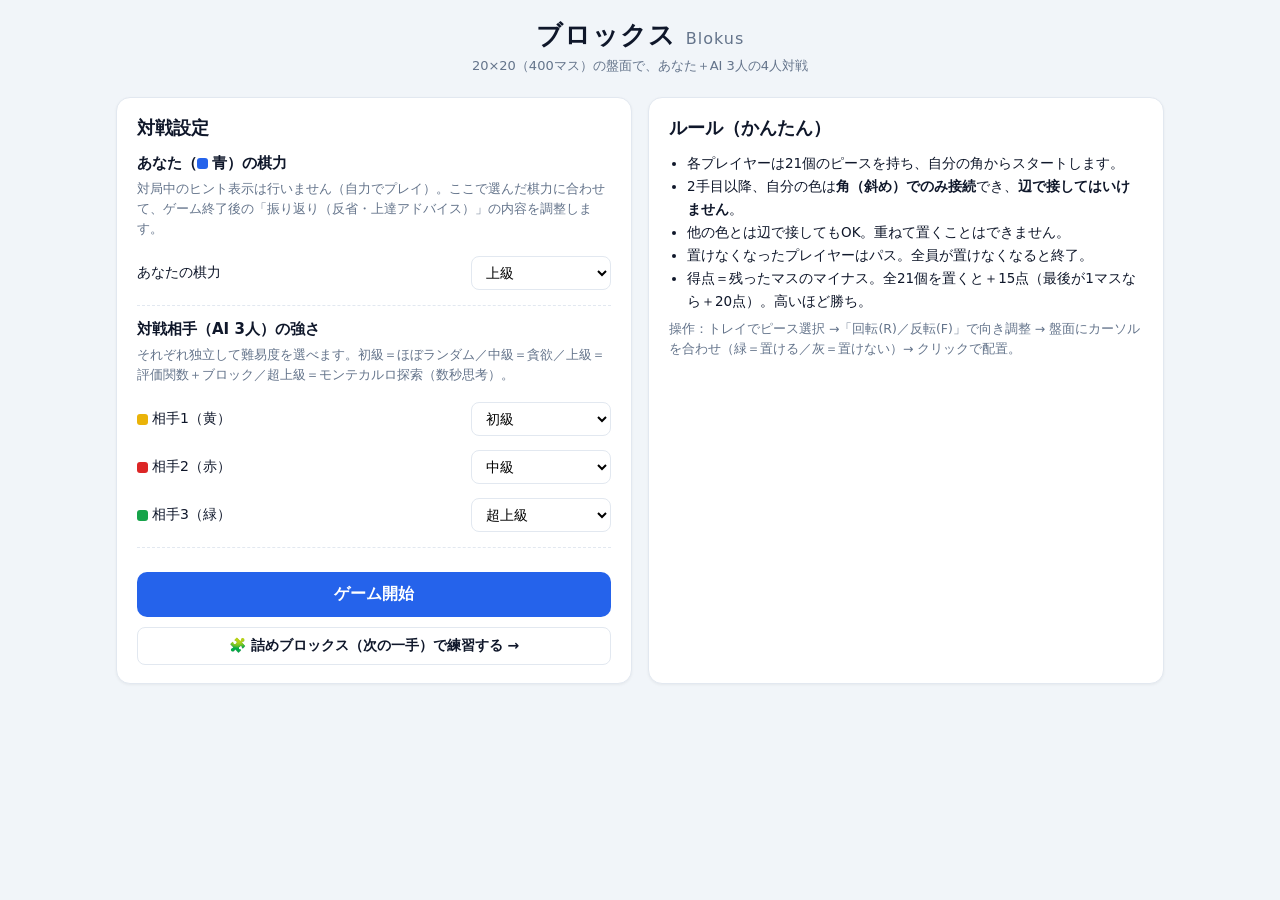
<file: index.html>
<!DOCTYPE html>
<html lang="ja">
<head>
  <meta charset="UTF-8" />
  <meta name="viewport" content="width=device-width, initial-scale=1.0, viewport-fit=cover" />
  <!-- Defense-in-depth: only same-origin scripts/styles; no inline <script>, no
       external resources, no plugins. Blocks injected-handler XSS at the browser. -->
  <meta http-equiv="Content-Security-Policy" content="default-src 'self'; script-src 'self'; style-src 'self' 'unsafe-inline'; img-src 'self' data:; connect-src 'self'; object-src 'none'; base-uri 'none'; form-action 'none'" />
  <title>ブロックス（Blokus）— 1人 vs AI 3人</title>
  <link rel="stylesheet" href="styles.css" />
</head>
<body>
  <header class="app-header">
    <h1>ブロックス <span>Blokus</span></h1>
    <p class="tagline">20×20（400マス）の盤面で、あなた＋AI 3人の4人対戦</p>
  </header>

  <!-- ============ 設定画面 ============ -->
  <main id="screen-setup" class="screen">
    <div class="card">
      <h2>対戦設定</h2>

      <div class="setup-section">
        <h3>あなた（<span class="dot blue"></span>青）の棋力</h3>
        <p class="hint-text">対局中のヒント表示は行いません（自力でプレイ）。ここで選んだ棋力に合わせて、ゲーム終了後の「振り返り（反省・上達アドバイス）」の内容を調整します。</p>
        <label class="field">
          <span>あなたの棋力</span>
          <select id="sel-human"></select>
        </label>
      </div>

      <div class="setup-section">
        <h3>対戦相手（AI 3人）の強さ</h3>
        <p class="hint-text">それぞれ独立して難易度を選べます。初級＝ほぼランダム／中級＝貪欲／上級＝評価関数＋ブロック／超上級＝モンテカルロ探索（数秒思考）。</p>
        <label class="field">
          <span><span class="dot yellow"></span>相手1（黄）</span>
          <select id="sel-opp-1"></select>
        </label>
        <label class="field">
          <span><span class="dot red"></span>相手2（赤）</span>
          <select id="sel-opp-2"></select>
        </label>
        <label class="field">
          <span><span class="dot green"></span>相手3（緑）</span>
          <select id="sel-opp-3"></select>
        </label>
      </div>

      <button id="btn-start" class="primary">ゲーム開始</button>
      <a class="link-btn wide" href="puzzle.html">🧩 詰めブロックス（次の一手）で練習する →</a>
    </div>

    <div class="card rules-card">
      <h2>ルール（かんたん）</h2>
      <ul>
        <li>各プレイヤーは21個のピースを持ち、自分の角からスタートします。</li>
        <li>2手目以降、自分の色は<b>角（斜め）でのみ接続</b>でき、<b>辺で接してはいけません</b>。</li>
        <li>他の色とは辺で接してもOK。重ねて置くことはできません。</li>
        <li>置けなくなったプレイヤーはパス。全員が置けなくなると終了。</li>
        <li>得点＝残ったマスのマイナス。全21個を置くと＋15点（最後が1マスなら＋20点）。高いほど勝ち。</li>
      </ul>
      <p class="hint-text">操作：トレイでピース選択 →「回転(R)／反転(F)」で向き調整 → 盤面にカーソルを合わせ（緑＝置ける／灰＝置けない）→ クリックで配置。</p>
    </div>
  </main>

  <!-- ============ ゲーム画面 ============ -->
  <main id="screen-game" class="screen hidden">
    <div class="game-layout">
      <div class="board-wrap">
        <div id="turn-banner" class="turn-banner">　</div>
        <canvas id="board"></canvas>
      </div>

      <aside class="side">
        <div id="scoreboard" class="scoreboard"></div>

        <div id="controls" class="controls">
          <div class="control-row">
            <button id="btn-rotate">回転 (R)</button>
            <button id="btn-flip">反転 (F)</button>
            <button id="btn-deselect">選択解除</button>
          </div>
          <div class="control-row">
            <button id="btn-pass" disabled>パス</button>
          </div>
        </div>

        <h3 class="tray-title" id="tray-title">あなたのピース（全21種）</h3>
        <div id="tray" class="tray"></div>
      </aside>
    </div>

    <!-- スマホ専用の下部固定バー（タッチ配置の微調整＋確定）。
         デスクトップでは CSS で display:none。回転/反転/解除/パスは上の #controls を流用。 -->
    <div id="action-bar" class="action-bar">
      <div class="nudge-pad" aria-label="位置の微調整">
        <button id="btn-nudge-up" aria-label="上へ">↑</button>
        <button id="btn-nudge-left" aria-label="左へ">←</button>
        <button id="btn-nudge-right" aria-label="右へ">→</button>
        <button id="btn-nudge-down" aria-label="下へ">↓</button>
      </div>
      <button id="btn-confirm" class="confirm" disabled>確定</button>
    </div>

    <div id="toast" class="toast"></div>
  </main>

  <!-- ============ 結果画面 ============ -->
  <main id="screen-end" class="screen hidden">
    <div class="card">
      <h2>結果</h2>
      <p id="winner-text" class="winner-text"></p>
      <div id="final-list" class="final-list"></div>
    </div>

    <div class="card">
      <h2>振り返り（今回の対局）</h2>
      <div id="reflection" class="reflection"></div>
    </div>

    <div class="card">
      <h2>上達ノート（蓄積）</h2>
      <p id="history-summary" class="hint-text"></p>
      <div class="control-row">
        <button id="btn-export">ノートを書き出す（.md）</button>
        <button id="btn-clear">記録を消去</button>
      </div>
      <details>
        <summary>過去の振り返りを表示</summary>
        <div id="history-list" class="history-list"></div>
      </details>
      <button id="btn-restart" class="primary">もう一度（設定へ戻る）</button>
    </div>
  </main>

  <script src="js/constants.js"></script>
  <script src="js/pieces.js"></script>
  <script src="js/rules.js"></script>
  <script src="js/state.js"></script>
  <script src="js/ai.js"></script>
  <script src="js/analysis.js"></script>
  <script src="js/store.js"></script>
  <script src="js/render.js"></script>
  <script src="js/ui.js"></script>
  <script src="js/main.js"></script>
</body>
</html>
</file>
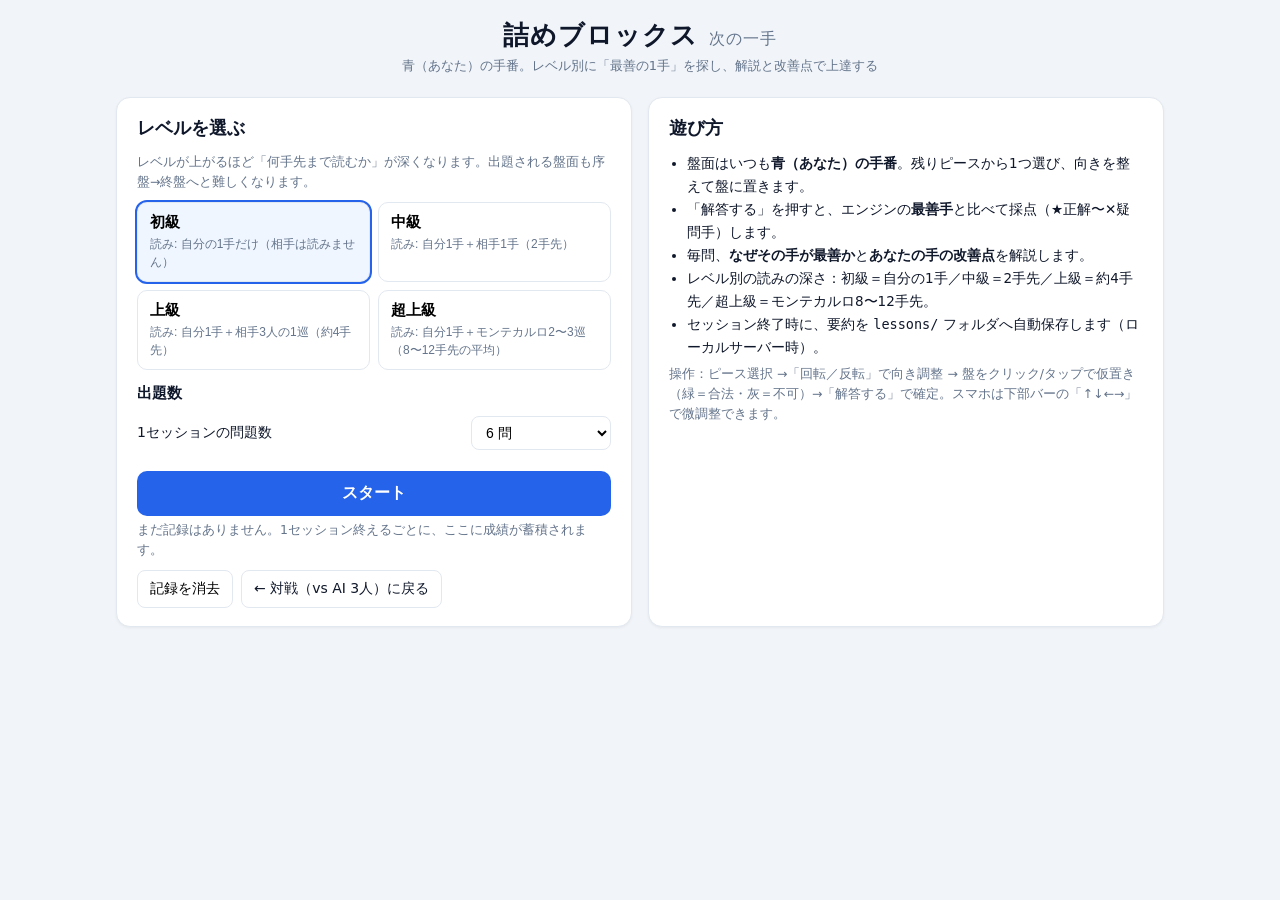
<file: puzzle.html>
<!DOCTYPE html>
<html lang="ja">
<head>
  <meta charset="UTF-8" />
  <meta name="viewport" content="width=device-width, initial-scale=1.0, viewport-fit=cover" />
  <!-- Same defense-in-depth CSP as index.html: only same-origin scripts/styles. -->
  <meta http-equiv="Content-Security-Policy" content="default-src 'self'; script-src 'self'; style-src 'self' 'unsafe-inline'; img-src 'self' data:; connect-src 'self'; object-src 'none'; base-uri 'none'; form-action 'none'" />
  <title>詰めブロックス（次の一手）— Blokus Puzzles</title>
  <link rel="stylesheet" href="styles.css" />
  <link rel="stylesheet" href="puzzle.css" />
</head>
<body>
  <header class="app-header">
    <h1>詰めブロックス <span>次の一手</span></h1>
    <p class="tagline">青（あなた）の手番。レベル別に「最善の1手」を探し、解説と改善点で上達する</p>
  </header>

  <!-- ============ 設定画面 ============ -->
  <main id="puz-setup" class="screen">
    <div class="card">
      <h2>レベルを選ぶ</h2>
      <p class="hint-text">レベルが上がるほど「何手先まで読むか」が深くなります。出題される盤面も序盤→終盤へと難しくなります。</p>
      <div id="puz-level-cards" class="level-cards"></div>

      <h3>出題数</h3>
      <label class="field">
        <span>1セッションの問題数</span>
        <select id="puz-count"></select>
      </label>

      <button id="btn-puz-start" class="primary">スタート</button>
      <p class="hint-text" id="puz-hist-summary"></p>
      <div class="control-row">
        <button id="btn-puz-clear">記録を消去</button>
        <a class="link-btn" href="index.html">← 対戦（vs AI 3人）に戻る</a>
      </div>
    </div>

    <div class="card rules-card">
      <h2>遊び方</h2>
      <ul>
        <li>盤面はいつも<b>青（あなた）の手番</b>。残りピースから1つ選び、向きを整えて盤に置きます。</li>
        <li>「解答する」を押すと、エンジンの<b>最善手</b>と比べて採点（★正解〜✕疑問手）します。</li>
        <li>毎問、<b>なぜその手が最善か</b>と<b>あなたの手の改善点</b>を解説します。</li>
        <li>レベル別の読みの深さ：初級＝自分の1手／中級＝2手先／上級＝約4手先／超上級＝モンテカルロ8〜12手先。</li>
        <li>セッション終了時に、要約を <code>lessons/</code> フォルダへ自動保存します（ローカルサーバー時）。</li>
      </ul>
      <p class="hint-text">操作：ピース選択 →「回転／反転」で向き調整 → 盤をクリック/タップで仮置き（緑＝合法・灰＝不可）→「解答する」で確定。スマホは下部バーの「↑↓←→」で微調整できます。</p>
    </div>
  </main>

  <!-- ============ 出題画面 ============ -->
  <main id="puz-play" class="screen hidden">
    <div class="game-layout">
      <div class="board-wrap">
        <div id="puz-banner" class="turn-banner">　</div>
        <canvas id="board"></canvas>
        <div id="puz-legend" class="legend hidden">
          <span><i class="sw sw-you"></i>あなたの手</span>
          <span><i class="sw sw-best"></i>最善手</span>
        </div>
      </div>

      <aside class="side">
        <div id="puz-info" class="puz-info"></div>

        <!-- 解答（採点）パネル：出題中は hidden、解答後に表示 -->
        <div id="puz-reveal" class="puz-reveal hidden">
          <div id="puz-grade" class="grade-badge"></div>
          <div id="puz-explain" class="explain"></div>
          <div class="control-row">
            <button id="btn-puz-next" class="primary">次の問題</button>
          </div>
          <div class="control-row">
            <button id="btn-puz-quit">ここで終了して結果へ</button>
          </div>
        </div>

        <!-- 出題中の操作（トレイ＋回転など） -->
        <div id="puz-solve">
          <div id="controls" class="controls">
            <div class="control-row">
              <button id="btn-puz-rotate">回転 (R)</button>
              <button id="btn-puz-flip">反転 (F)</button>
              <button id="btn-puz-deselect">選択解除</button>
            </div>
          </div>
          <h3 class="tray-title" id="puz-tray-title">あなたのピース</h3>
          <div id="tray" class="tray"></div>
        </div>
      </aside>
    </div>

    <!-- スマホ専用の下部固定バー（タッチ微調整＋解答）。デスクトップでは CSS で display:none。 -->
    <div id="action-bar" class="action-bar">
      <div class="nudge-pad" aria-label="位置の微調整">
        <button id="btn-nudge-up" aria-label="上へ">↑</button>
        <button id="btn-nudge-left" aria-label="左へ">←</button>
        <button id="btn-nudge-right" aria-label="右へ">→</button>
        <button id="btn-nudge-down" aria-label="下へ">↓</button>
      </div>
      <button id="btn-answer" class="confirm" disabled>解答する</button>
    </div>

    <div id="toast" class="toast"></div>
  </main>

  <!-- ============ 結果画面 ============ -->
  <main id="puz-end" class="screen hidden">
    <div class="card">
      <h2>セッション結果</h2>
      <p id="puz-end-summary" class="winner-text"></p>
      <div id="puz-end-list" class="final-list"></div>
    </div>

    <div class="card">
      <h2>総評（このセッションの傾向）</h2>
      <div id="puz-end-themes" class="reflection"></div>
      <p id="puz-save-status" class="hint-text"></p>
      <div class="control-row">
        <button id="btn-puz-export">ノートを書き出す（.md）</button>
        <button id="btn-puz-again" class="primary">もう一度（レベル選択へ）</button>
      </div>
      <div class="control-row">
        <a class="link-btn" href="index.html">← 対戦（vs AI 3人）に戻る</a>
      </div>
    </div>
  </main>

  <script src="js/constants.js"></script>
  <script src="js/pieces.js"></script>
  <script src="js/rules.js"></script>
  <script src="js/state.js"></script>
  <script src="js/ai.js"></script>
  <script src="js/render.js"></script>
  <script src="js/puzzle-engine.js"></script>
  <script src="js/puzzle-store.js"></script>
  <script src="js/puzzle-ui.js"></script>
  <script src="js/puzzle-main.js"></script>
</body>
</html>
</file>
<file: styles.css>
:root {
  --blue: #2563eb;
  --yellow: #eab308;
  --red: #dc2626;
  --green: #16a34a;
  --bg: #f1f5f9;
  --card: #ffffff;
  --ink: #0f172a;
  --muted: #64748b;
  --line: #e2e8f0;
}

* { box-sizing: border-box; }

body {
  margin: 0;
  font-family: "Hiragino Kaku Gothic ProN", "Yu Gothic", Meiryo, system-ui, sans-serif;
  background: var(--bg);
  color: var(--ink);
}

.app-header {
  text-align: center;
  padding: 18px 12px 6px;
}
.app-header h1 { margin: 0; font-size: 26px; letter-spacing: 1px; }
.app-header h1 span { color: var(--muted); font-size: 16px; font-weight: 500; }
.tagline { margin: 4px 0 0; color: var(--muted); font-size: 13px; }

.screen { max-width: 1080px; margin: 0 auto; padding: 16px; }
.screen.hidden { display: none; }

/* ---- setup ---- */
/* :not(.hidden) so the .hidden display:none utility still wins when toggled
 * (an id selector's display would otherwise override the class rule). */
#screen-setup:not(.hidden) { display: grid; grid-template-columns: 1fr 1fr; gap: 16px; }
@media (max-width: 760px) { #screen-setup:not(.hidden) { grid-template-columns: 1fr; } }

.card {
  background: var(--card);
  border: 1px solid var(--line);
  border-radius: 14px;
  padding: 18px 20px;
  box-shadow: 0 1px 3px rgba(0,0,0,0.05);
}
.card h2 { margin: 0 0 12px; font-size: 18px; }
.card h3 { margin: 14px 0 6px; font-size: 15px; }

.setup-section { padding-bottom: 8px; border-bottom: 1px dashed var(--line); margin-bottom: 10px; }
.hint-text { color: var(--muted); font-size: 12.5px; line-height: 1.6; margin: 4px 0 10px; }

.field {
  display: flex; align-items: center; justify-content: space-between;
  gap: 10px; padding: 7px 0;
}
.field span { font-size: 14px; }
.field select {
  flex: 0 0 140px; padding: 7px 10px; font-size: 14px;
  border: 1px solid var(--line); border-radius: 8px; background: #fff;
}

.dot { display: inline-block; width: 11px; height: 11px; border-radius: 3px; margin-right: 4px; vertical-align: middle; }
.dot.blue { background: var(--blue); }
.dot.yellow { background: var(--yellow); }
.dot.red { background: var(--red); }
.dot.green { background: var(--green); }

button.primary {
  margin-top: 14px; width: 100%; padding: 12px;
  background: var(--blue); color: #fff; border: none; border-radius: 10px;
  font-size: 16px; font-weight: 600; cursor: pointer;
}
/* hover effects only on real pointers — avoids sticky :hover after touch taps */
@media (hover: hover) {
  button.primary:hover { filter: brightness(1.05); }
}

.rules-card ul { margin: 6px 0; padding-left: 18px; line-height: 1.7; font-size: 13.5px; }

/* link styled as a button (cross-page navigation: 対戦 ⇄ 詰めブロックス) */
.link-btn {
  display: inline-flex; align-items: center; justify-content: center;
  padding: 9px 12px; border: 1px solid var(--line); border-radius: 8px;
  background: #fff; color: var(--ink); text-decoration: none; font-size: 14px; cursor: pointer;
}
@media (hover: hover) { .link-btn:hover { background: #f8fafc; } }
.link-btn.wide { width: 100%; margin-top: 10px; font-weight: 600; }

/* ---- game ---- */
.game-layout { display: grid; grid-template-columns: 660px 1fr; gap: 18px; align-items: start; }
@media (max-width: 980px) { .game-layout { grid-template-columns: 1fr; } }

.board-wrap { display: flex; flex-direction: column; gap: 10px; }
.turn-banner {
  font-size: 17px; font-weight: 700; padding: 10px 14px;
  background: #fff; border: 2px solid var(--line); border-left-width: 8px; border-radius: 10px;
}
#board {
  width: 100%; max-width: 660px; aspect-ratio: 1 / 1;
  background: #fff; border: 1px solid var(--line); border-radius: 10px;
  touch-action: none; cursor: pointer;
}

.side { display: flex; flex-direction: column; gap: 14px; }

.scoreboard { display: flex; flex-direction: column; gap: 6px; }
.score-row {
  display: flex; align-items: center; gap: 10px;
  padding: 8px 10px; border: 1px solid var(--line); border-radius: 10px; background: #fff;
}
.score-row.active { outline: 2px solid var(--blue); }
.score-row.finished { opacity: 0.55; }
.swatch { width: 18px; height: 18px; border-radius: 5px; flex: 0 0 auto; }
.score-info { font-size: 13px; line-height: 1.4; }
.score-info small { color: var(--muted); }

.controls { display: flex; flex-direction: column; gap: 8px; }
.control-row { display: flex; gap: 8px; align-items: center; flex-wrap: wrap; }
.controls button {
  padding: 9px 12px; border: 1px solid var(--line); background: #fff; border-radius: 8px;
  font-size: 14px; cursor: pointer;
}
@media (hover: hover) {
  .controls button:hover:not(:disabled) { background: #f8fafc; }
}
.controls button:disabled { opacity: 0.45; cursor: not-allowed; }
.toggle { display: flex; align-items: center; gap: 6px; font-size: 13px; color: var(--muted); cursor: pointer; }

/* ---- mobile action bar (touch place: nudge + confirm). Hidden on desktop. ---- */
.action-bar { display: none; }
.nudge-pad { display: grid; }
.nudge-pad button {
  border: 1px solid var(--line); border-radius: 8px; background: #fff;
  font-size: 18px; line-height: 1; cursor: pointer;
}
.action-bar .confirm {
  border: none; border-radius: 10px; color: #fff; background: var(--muted);
  font-size: 17px; font-weight: 700; cursor: pointer;
}
.action-bar .confirm.legal { background: var(--green); }
.action-bar .confirm.illegal { background: var(--muted); }
.action-bar .confirm:disabled { opacity: 0.5; cursor: not-allowed; }

.tray-title { margin: 4px 0 0; font-size: 14px; }
.tray {
  display: grid; grid-template-columns: repeat(auto-fill, minmax(58px, 1fr));
  gap: 6px; max-height: 360px; overflow-y: auto; padding: 4px;
  border: 1px solid var(--line); border-radius: 10px; background: #fff;
}
.piece-tile {
  display: flex; align-items: center; justify-content: center;
  padding: 2px; border: 1px solid var(--line); border-radius: 8px; background: #fff; cursor: pointer;
}
@media (hover: hover) {
  .piece-tile:hover { background: #f1f5f9; }
}
.piece-tile.selected { outline: 2px solid var(--blue); background: #eff6ff; }

.toast {
  position: fixed; left: 50%; bottom: 28px; transform: translateX(-50%);
  background: rgba(15,23,42,0.92); color: #fff; padding: 10px 18px; border-radius: 999px;
  font-size: 14px; opacity: 0; pointer-events: none; transition: opacity 0.25s;
}
.toast.show { opacity: 1; }

/* ---- end ---- */
#screen-end:not(.hidden) { display: flex; flex-direction: column; gap: 16px; }
.winner-text { font-size: 20px; font-weight: 700; text-align: center; margin: 6px 0 16px; }

.reflection .ref-summary { font-size: 15px; margin: 0 0 10px; }
.reflection h3 { font-size: 15px; margin: 14px 0 4px; padding-left: 8px; border-left: 4px solid var(--line); }
.reflection h3.ref-good { border-left-color: var(--green); }
.reflection h3.ref-bad { border-left-color: var(--red); }
.reflection h3.ref-tip { border-left-color: var(--blue); }
.ref-list { margin: 4px 0; padding-left: 20px; line-height: 1.7; font-size: 13.5px; }
.ref-list li { margin-bottom: 3px; }

.history-list { display: flex; flex-direction: column; gap: 6px; margin-top: 8px; }
.hist-row {
  display: grid; grid-template-columns: 1fr auto; gap: 4px 12px; align-items: baseline;
  padding: 8px 10px; border: 1px solid var(--line); border-radius: 8px; background: #fff; font-size: 13px;
}
.hist-row small { grid-column: 1 / -1; color: var(--muted); }
.final-list { display: flex; flex-direction: column; gap: 8px; }
.final-row {
  display: flex; align-items: center; gap: 12px;
  padding: 10px 14px; border: 1px solid var(--line); border-radius: 10px; background: #fff;
}
.final-row.winner { border-color: var(--yellow); background: #fffbeb; }
.final-row .rank { font-weight: 700; width: 36px; }
.final-row .pts { margin-left: auto; color: var(--muted); font-size: 14px; }

/* ============================================================
   Mobile / touch layout (≤980px, matches .game-layout collapse).
   Two fixed bottom bars: #controls (rotate/flip/deselect/pass)
   and .action-bar (nudge + confirm). Board capped so everything fits.
   ============================================================ */
@media (max-width: 980px) {
  /* board: never taller than ~70vh so the bars + banner stay on screen */
  #board {
    max-width: none;
    width: min(96vw, 70vh);
    margin: 0 auto;
  }
  .board-wrap { align-items: center; }

  /* leave room at the bottom for the two stacked fixed bars */
  #screen-game:not(.hidden) { padding-bottom: 172px; }

  /* row 1 (above action bar): rotate / flip / deselect / pass */
  #controls {
    position: fixed; left: 0; right: 0; bottom: 60px; z-index: 40;
    margin: 0; padding: 8px 10px; gap: 8px;
    background: rgba(255, 255, 255, 0.97);
    border-top: 1px solid var(--line);
    -webkit-backdrop-filter: blur(4px); backdrop-filter: blur(4px);
  }
  .controls .control-row { flex-wrap: nowrap; }
  .controls button { min-height: 44px; flex: 1; }
  #btn-pass { flex: 1; }

  /* row 2 (bottom): nudge pad + confirm */
  .action-bar {
    display: flex; align-items: center; justify-content: space-between; gap: 12px;
    position: fixed; left: 0; right: 0; bottom: 0; z-index: 41;
    padding: 8px 12px;
    padding-bottom: calc(8px + env(safe-area-inset-bottom));
    background: rgba(255, 255, 255, 0.97);
    border-top: 1px solid var(--line);
    -webkit-backdrop-filter: blur(4px); backdrop-filter: blur(4px);
  }
  .nudge-pad {
    grid-template-columns: repeat(3, 40px);
    grid-template-rows: repeat(2, 34px);
    gap: 4px;
  }
  .nudge-pad button { min-height: 34px; }
  .nudge-pad #btn-nudge-up    { grid-area: 1 / 2; }
  .nudge-pad #btn-nudge-left  { grid-area: 2 / 1; }
  .nudge-pad #btn-nudge-down  { grid-area: 2 / 2; }
  .nudge-pad #btn-nudge-right { grid-area: 2 / 3; }
  .action-bar .confirm { flex: 1; min-height: 48px; }

  /* compact scoreboard so the scrollable column stays short */
  .scoreboard { gap: 4px; }
  .score-row { padding: 6px 8px; }
  .swatch { width: 14px; height: 14px; }
  .score-info { font-size: 12px; }

  .tray { max-height: 220px; }

  /* スマホでは「駒（トレイ）」を上、「順番（スコアボード）」を下に並べ替える。
     .side は縦並び flex なので order だけで入れ替わる（#controls は position:fixed
     で別管理なので影響なし）。 */
  .side .tray-title { order: 1; }
  .side .tray       { order: 2; }
  .side .scoreboard { order: 3; }

  /* toast must clear both fixed bars */
  .toast { bottom: 124px; z-index: 50; }
}

/* very narrow phones: tighten the nudge pad so the bar doesn't overflow */
@media (max-width: 360px) {
  .nudge-pad { grid-template-columns: repeat(3, 34px); }
}
</file>
<file: puzzle.css>
/* puzzle.css — styles specific to 詰めブロックス（次の一手）.
 * Builds on styles.css (shared board / tray / controls / action-bar / cards).  */

/* The shared stylesheet only hides `.screen.hidden`; these in-screen panels are
 * toggled with `.hidden` too, so give that class effect for them. */
#puz-solve.hidden, #puz-reveal.hidden, #puz-legend.hidden { display: none; }

#puz-setup:not(.hidden) { display: grid; grid-template-columns: 1fr 1fr; gap: 16px; }
@media (max-width: 760px) { #puz-setup:not(.hidden) { grid-template-columns: 1fr; } }

/* ---- level chooser (cards) ---- */
.level-cards { display: grid; grid-template-columns: 1fr 1fr; gap: 8px; margin: 6px 0 8px; }
@media (max-width: 420px) { .level-cards { grid-template-columns: 1fr; } }
.level-card {
  text-align: left; padding: 10px 12px; border: 1px solid var(--line); border-radius: 10px;
  background: #fff; cursor: pointer; display: flex; flex-direction: column; gap: 3px;
}
.level-card .lc-name { font-weight: 700; font-size: 15px; }
.level-card .lc-read { font-size: 12px; color: var(--muted); line-height: 1.5; }
.level-card.selected { outline: 2px solid var(--blue); background: #eff6ff; }
@media (hover: hover) { .level-card:hover { background: #f8fafc; } }

/* .link-btn lives in styles.css (shared by both pages) */

#btn-puz-clear { padding: 9px 12px; border: 1px solid var(--line); background: #fff; border-radius: 8px; font-size: 14px; cursor: pointer; }

/* ---- play: info panel ---- */
.puz-info {
  border: 1px solid var(--line); border-radius: 10px; background: #fff; padding: 10px 12px;
  font-size: 13px; line-height: 1.6;
}
.puz-info .pi-progress { font-weight: 700; font-size: 15px; }
.puz-info .pi-read { color: var(--muted); font-size: 12px; }
.puz-info .pi-row { display: flex; justify-content: space-between; gap: 10px; margin-top: 4px; }
.puz-info .pi-score b { color: var(--blue); }

/* ---- board legend (shown on reveal) ---- */
.legend { display: flex; gap: 16px; justify-content: center; font-size: 13px; color: var(--muted); }
.legend .sw { display: inline-block; width: 14px; height: 14px; border-radius: 3px; margin-right: 5px; vertical-align: middle; }
.legend .sw-you  { border: 3px solid #1d4ed8; }
.legend .sw-best { border: 3px dashed #d97706; background: rgba(245, 158, 11, 0.30); }

/* ---- reveal / grading panel ---- */
.puz-reveal { display: flex; flex-direction: column; gap: 12px; }
.grade-badge {
  display: flex; align-items: baseline; gap: 10px; flex-wrap: wrap;
  padding: 12px 14px; border-radius: 12px; border: 2px solid var(--line); background: #fff;
}
.grade-badge .gb-mark { font-size: 26px; line-height: 1; }
.grade-badge .gb-label { font-size: 18px; font-weight: 800; }
.grade-badge .gb-points { margin-left: auto; font-size: 15px; color: var(--muted); }
.grade-badge .gb-points b { font-size: 20px; color: var(--ink); }
.grade-badge.tone-best  { border-color: var(--yellow); background: #fffbeb; }
.grade-badge.tone-great { border-color: var(--green);  background: #f0fdf4; }
.grade-badge.tone-good  { border-color: var(--green);  background: #f0fdf4; }
.grade-badge.tone-ok    { border-color: var(--yellow); background: #fefce8; }
.grade-badge.tone-soft  { border-color: #f97316;       background: #fff7ed; }
.grade-badge.tone-bad   { border-color: var(--red);    background: #fef2f2; }

.explain { font-size: 13.5px; line-height: 1.7; }
.explain .ex-line { margin: 0 0 8px; padding-left: 10px; border-left: 4px solid var(--line); }
.explain .ex-line.ex-you  { border-left-color: var(--blue); }
.explain .ex-line.ex-best { border-left-color: var(--yellow); }
.explain h4 { margin: 12px 0 4px; font-size: 14px; padding-left: 8px; border-left: 4px solid var(--line); }
.explain h4.ex-why { border-left-color: var(--green); }
.explain h4.ex-imp { border-left-color: var(--red); }
.explain ul { margin: 4px 0; padding-left: 20px; }
.explain li { margin-bottom: 3px; }

/* ---- end screen ---- */
#puz-end:not(.hidden) { display: flex; flex-direction: column; gap: 16px; }
.final-row .puz-q { font-weight: 700; width: 56px; }
.final-row .puz-band { margin-left: 4px; }
.final-row .puz-pts { margin-left: auto; color: var(--muted); font-size: 14px; }

/* ============================================================
   Mobile (≤980px): mirror the game's fixed bottom bars during solve.
   During reveal we drop the bars and show the panel inline.
   ============================================================ */
@media (max-width: 980px) {
  body { overflow-x: hidden; }              /* guard against sub-pixel horizontal jiggle */
  .screen { padding: 10px; }
  /* reclaim vertical space on phones so the 20x20 board fits above the fixed
     bottom bars (banner + board + bars all visible without scrolling). */
  .app-header { padding: 8px 12px 2px; }
  .app-header h1 { font-size: 20px; }
  .app-header .tagline { display: none; }
  #puz-banner { font-size: 14px; padding: 8px 10px; line-height: 1.3; }

  #puz-play:not(.hidden):not(.revealing) { padding-bottom: 150px; }
  /* reveal mode: hide BOTH fixed solve bars so the panel/buttons aren't covered.
     #controls also sits inside #puz-solve (hidden via .hidden), but hide it
     explicitly so reveal-mode stays correct regardless of DOM nesting. */
  #puz-play.revealing #action-bar,
  #puz-play.revealing #controls { display: none; }
}

/* very small phones: shrink the board cap a touch more so the bottom rows stay
   above the fixed bars without scrolling. */
@media (max-width: 980px) and (max-height: 700px) {
  #board { width: min(92vw, 58vh); }
}
</file>
